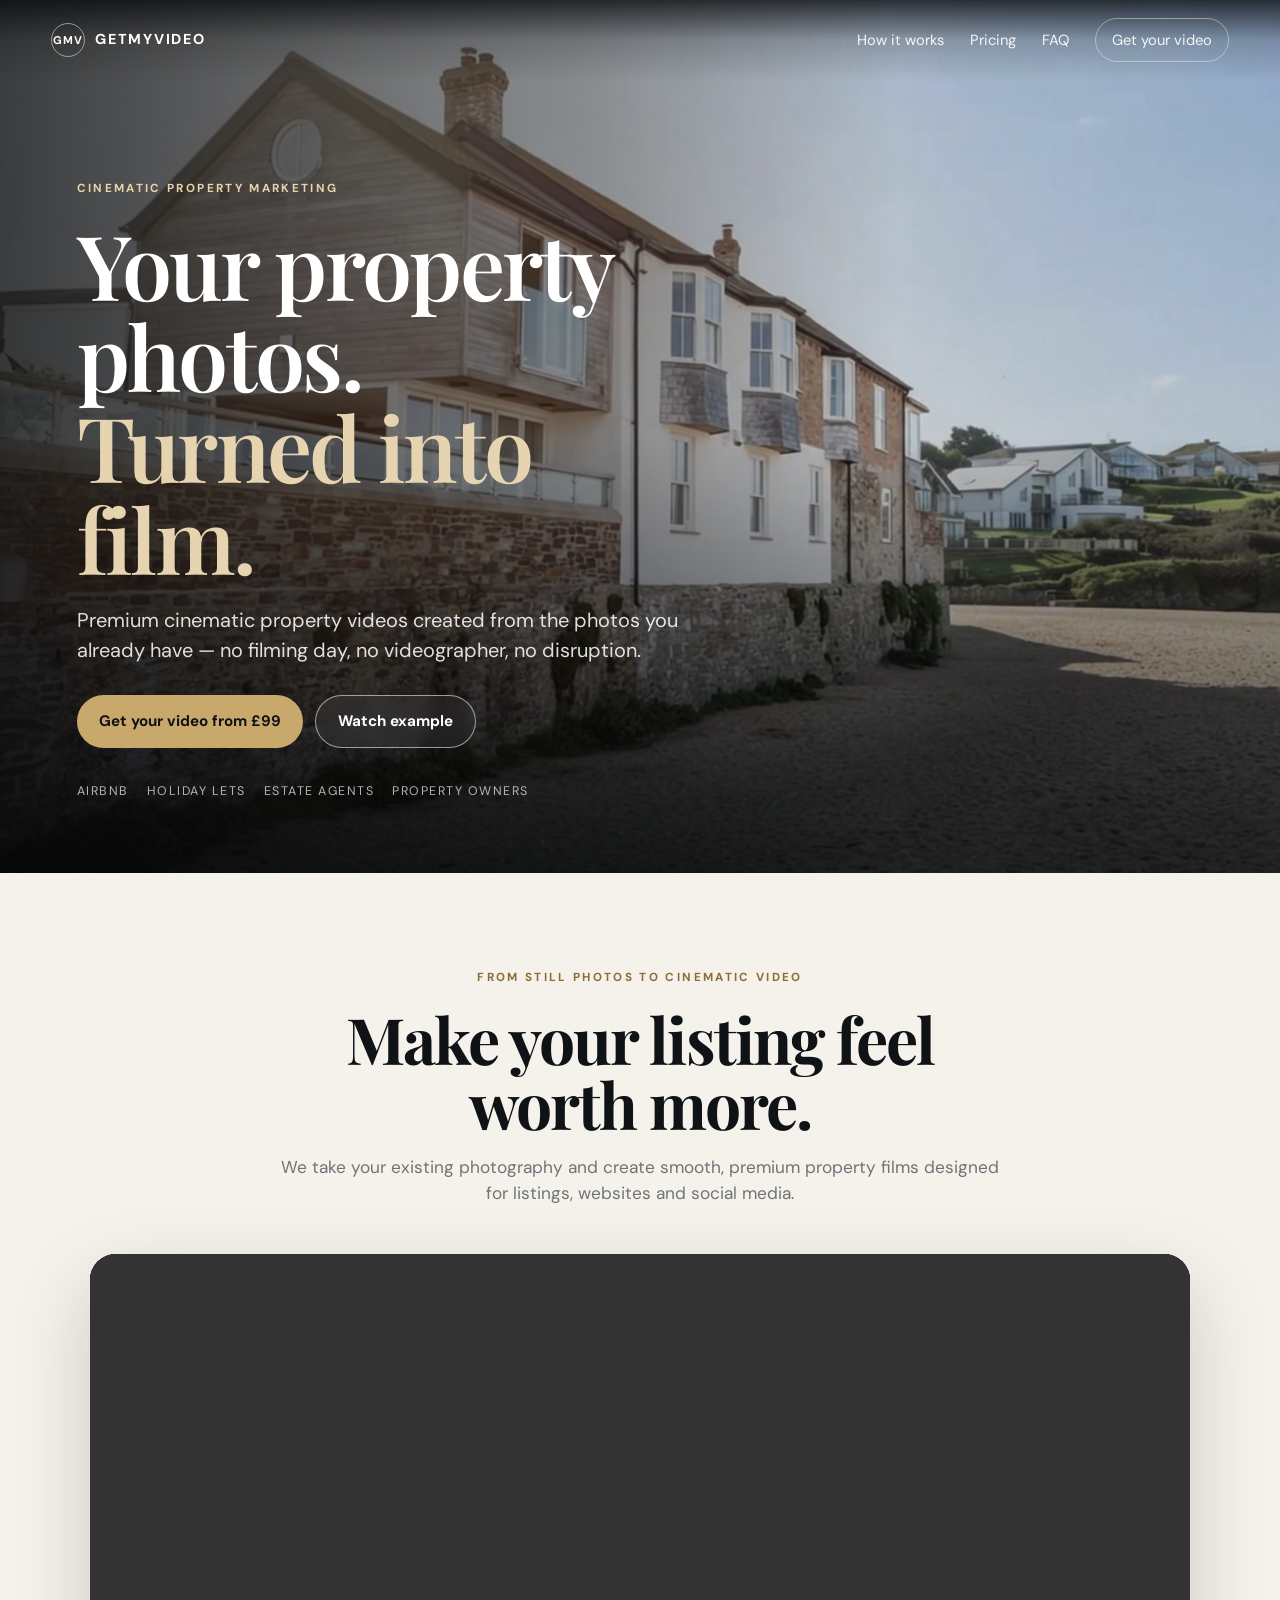
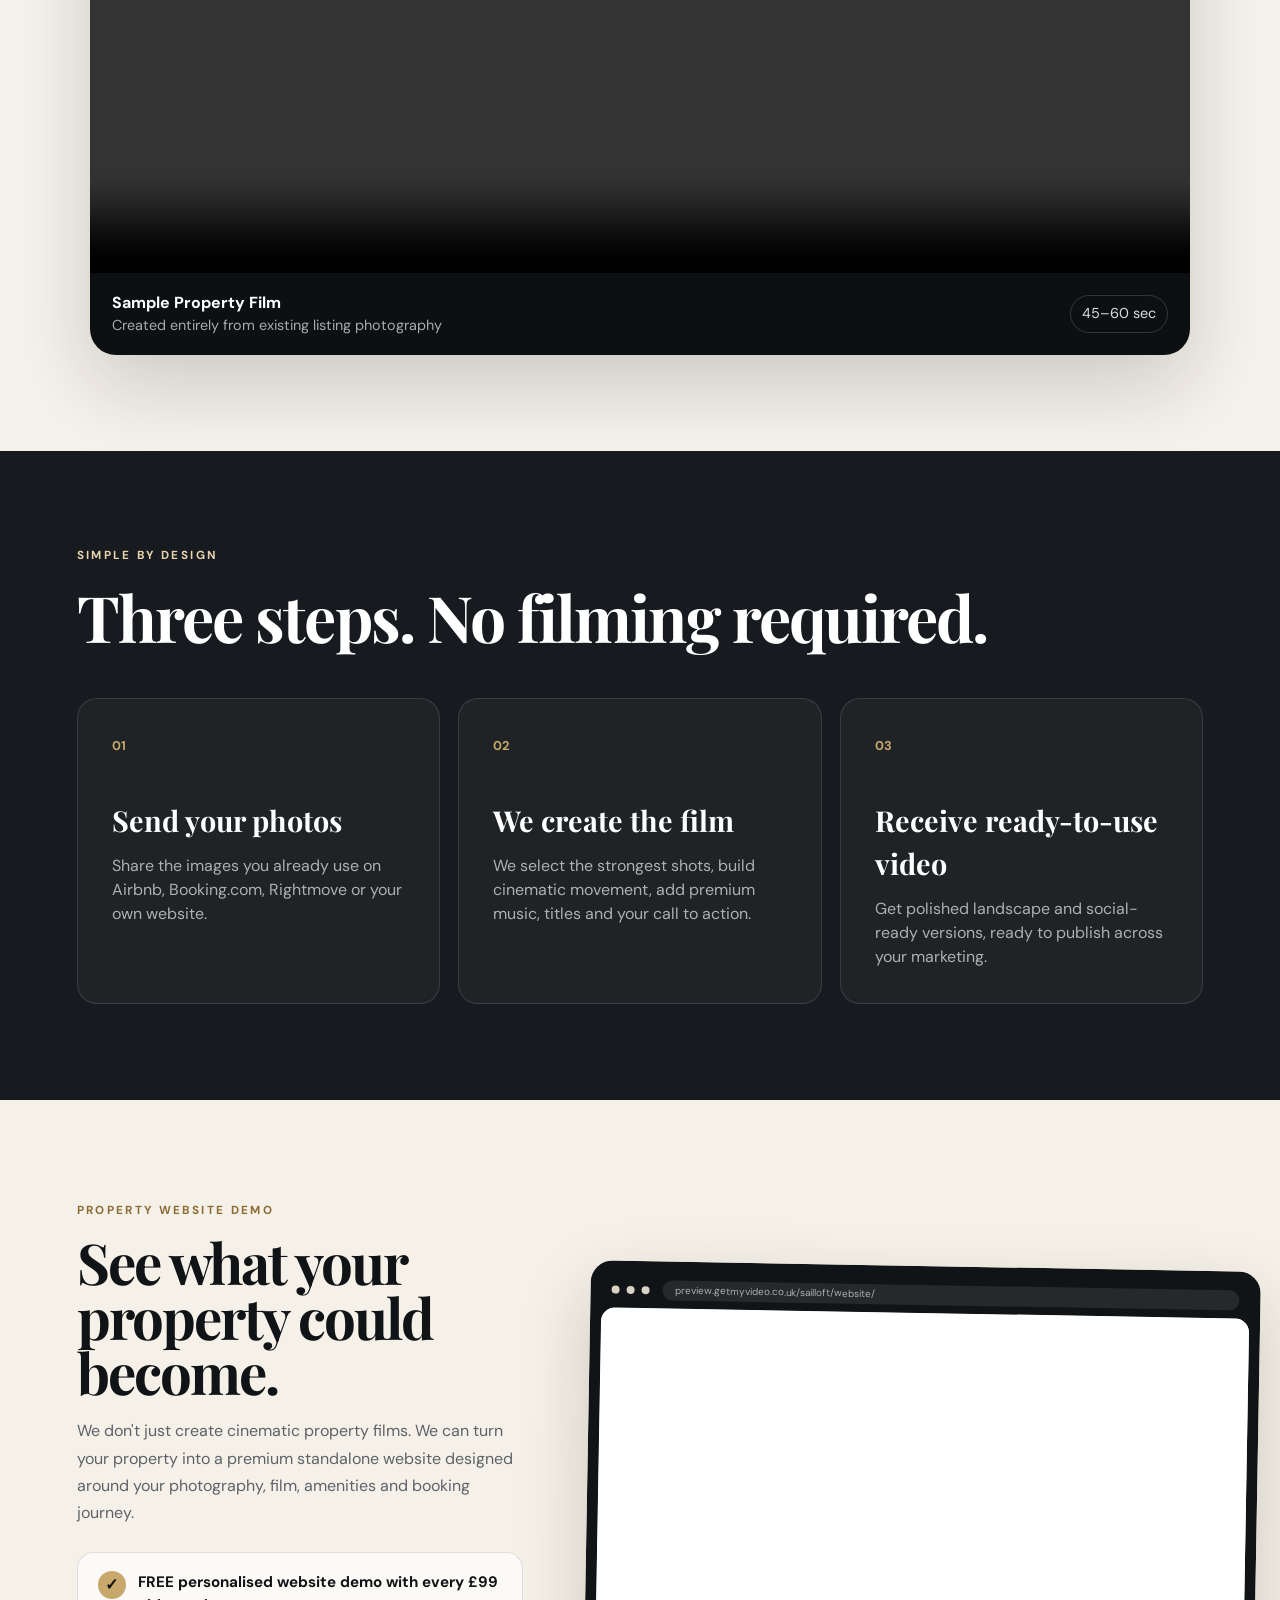
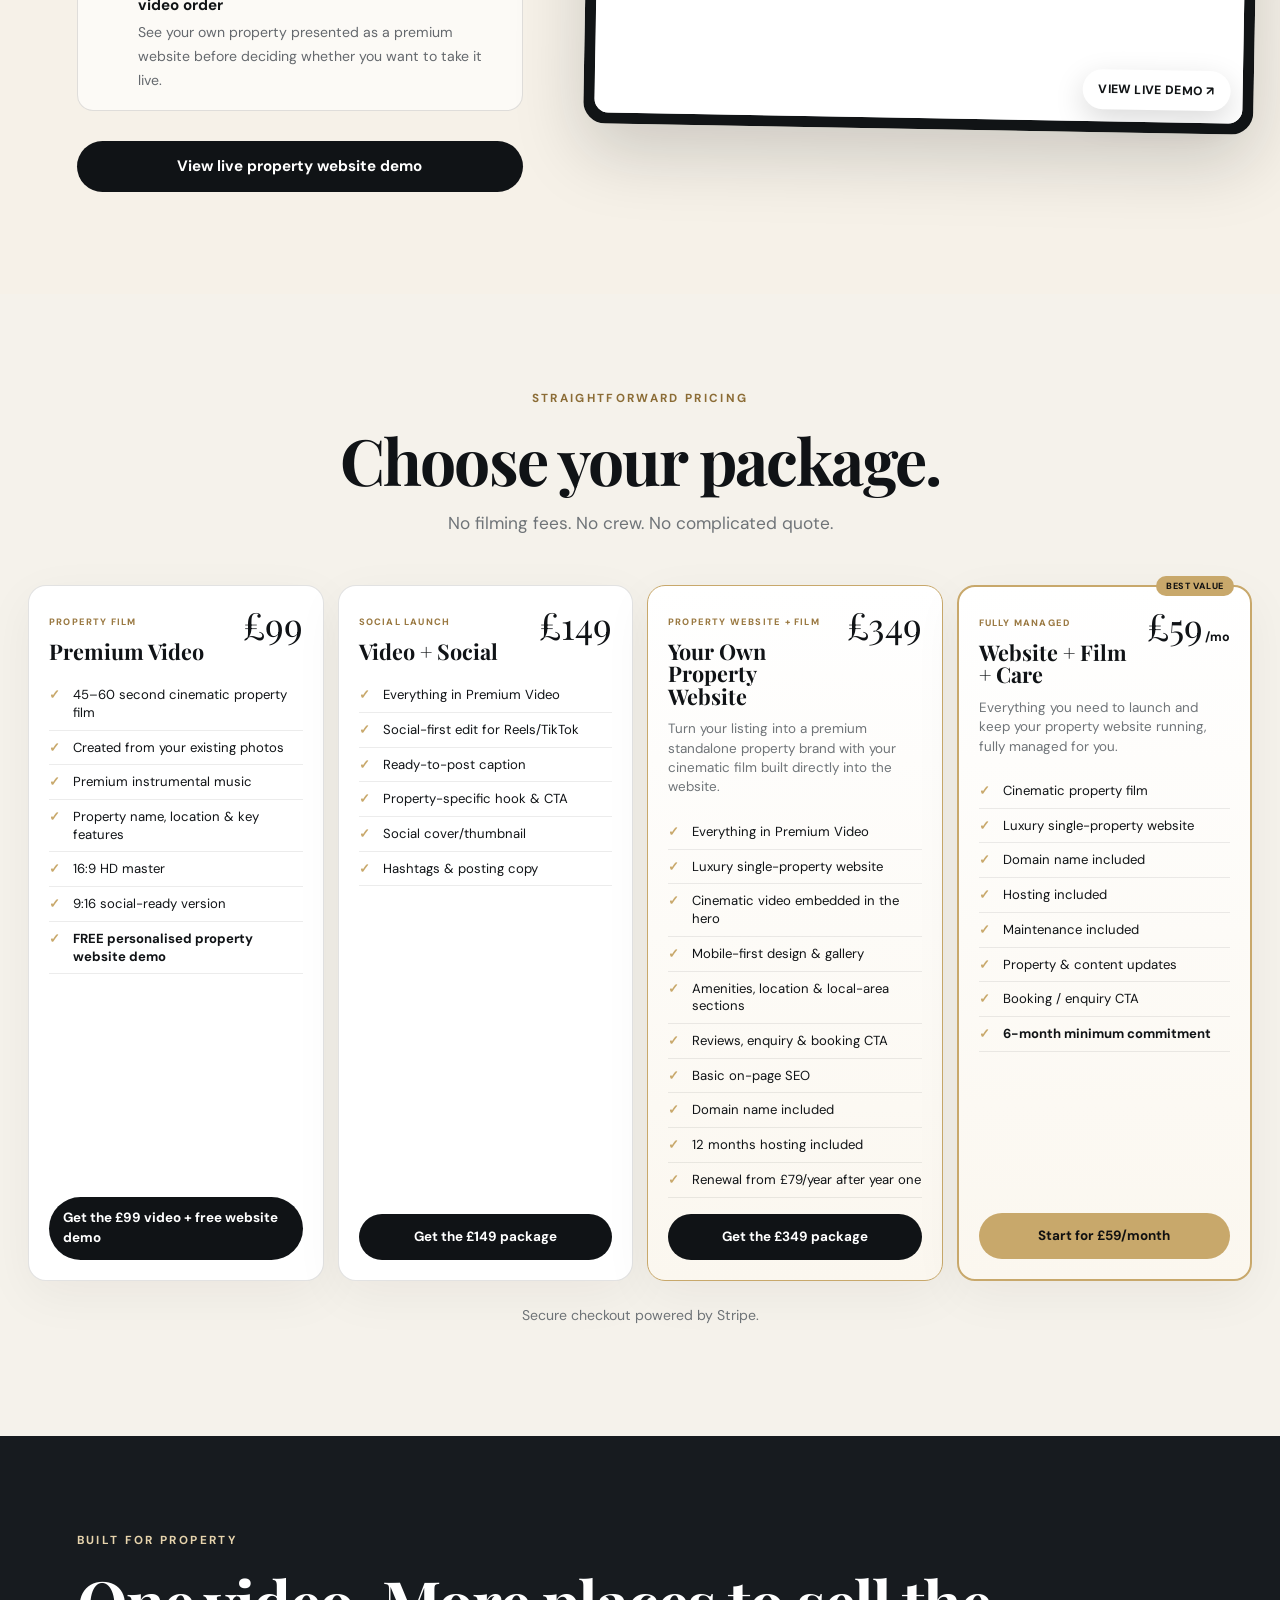
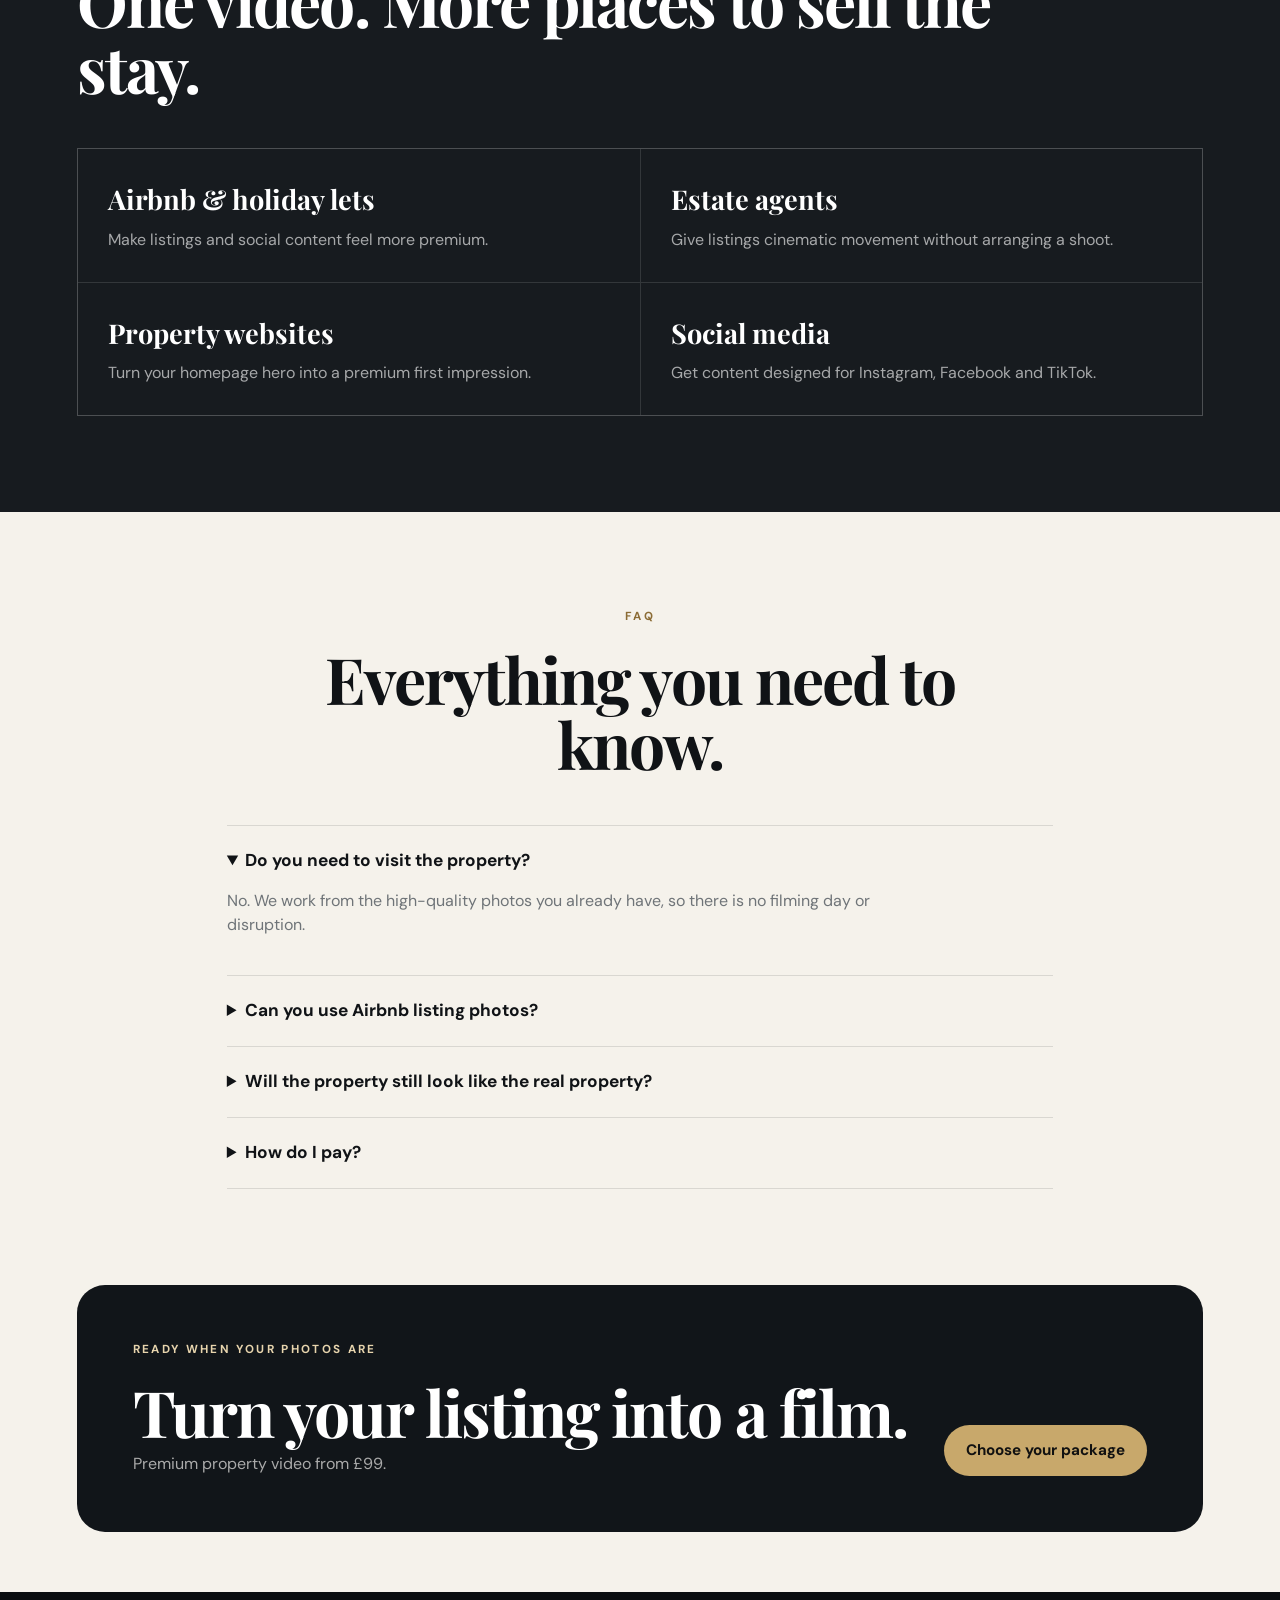
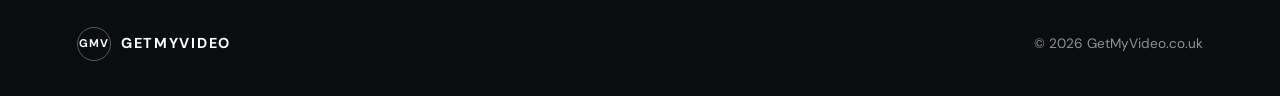
<file: index.html>
<!DOCTYPE html>
<html lang="en-GB">
<head>
  <meta charset="UTF-8" />
  <meta name="viewport" content="width=device-width, initial-scale=1.0" />
  <meta name="description" content="GetMyVideo turns your existing property photos into premium cinematic property films for Airbnb, holiday lets and estate agents." />
  <title>GetMyVideo — Cinematic Property Films From Your Photos</title>
  <link rel="preconnect" href="https://fonts.googleapis.com">
  <link rel="preconnect" href="https://fonts.gstatic.com" crossorigin>
  <link href="https://fonts.googleapis.com/css2?family=DM+Sans:wght@400;500;600;700&family=Playfair+Display:wght@600;700&display=swap" rel="stylesheet">
  <link rel="stylesheet" href="styles.css" />


  <style>
    /* GetMyVideo compact four-package pricing layout */
    #pricing{padding-left:0!important;padding-right:0!important}
    #pricing .pricing-grid{
      display:grid!important;
      grid-template-columns:repeat(4,minmax(0,1fr))!important;
      gap:14px!important;
      width:min(1380px,calc(100vw - 56px))!important;
      max-width:none!important;
      margin:0 auto!important;
      transform:none!important;
      align-items:stretch!important;
    }
    #pricing .price-card{
      min-width:0!important;
      width:auto!important;
      height:auto!important;
      min-height:0!important;
      display:flex!important;
      flex-direction:column!important;
      padding:22px 20px 20px!important;
      border-radius:18px!important;
      transform:none!important;
      margin:0!important;
    }
    #pricing .price-top{
      display:grid!important;
      grid-template-columns:minmax(0,1fr) auto!important;
      gap:10px!important;
      align-items:start!important;
      margin-bottom:10px!important;
    }
    #pricing .plan-label{
      font-size:.58rem!important;
      letter-spacing:.13em!important;
      line-height:1.3!important;
    }
    #pricing .price-top h3{
      font-size:clamp(1.35rem,1.55vw,1.85rem)!important;
      line-height:1.04!important;
      margin:8px 0 0!important;
    }
    #pricing .price{
      font-size:clamp(2.3rem,2.75vw,3.2rem)!important;
      line-height:.92!important;
      white-space:nowrap!important;
    }
    #pricing .managed-price span{
      font-family:'DM Sans',sans-serif!important;
      font-size:.78rem!important;
      font-weight:700!important;
      margin-left:2px!important;
    }
    #pricing .plan-intro{
      font-size:.84rem!important;
      line-height:1.45!important;
      margin:2px 0 12px!important;
    }
    #pricing .price-card ul{
      flex:1!important;
      min-height:0!important;
      margin:6px 0 16px!important;
      padding-left:0!important;
      list-style:none!important;
    }
    #pricing .price-card li{
      position:relative!important;
      margin:0!important;
      padding:8px 0 8px 24px!important;
      border-bottom:1px solid rgba(16,19,22,.08)!important;
      font-size:.82rem!important;
      line-height:1.35!important;
    }
    #pricing .price-card li::before{
      content:"✓"!important;
      position:absolute!important;
      left:0!important;
      top:8px!important;
      color:#c8a86b!important;
      font-weight:800!important;
    }
    #pricing .price-card>.button{
      margin-top:auto!important;
      width:100%!important;
      min-height:46px!important;
      padding:11px 14px!important;
      font-size:.84rem!important;
    }
    #pricing .website-card,
    #pricing .managed-card{border-color:#c8a86b!important}
    #pricing .managed-card{
      position:relative!important;
      border:2px solid #c8a86b!important;
      background:linear-gradient(180deg,#fff,#fbf7ef)!important;
    }
    #pricing .managed-card .popular{
      position:absolute!important;
      top:-11px!important;
      right:16px!important;
      left:auto!important;
      width:auto!important;
      transform:none!important;
      background:#c8a86b!important;
      color:#111!important;
      border-radius:999px!important;
      padding:5px 10px!important;
      font-size:.56rem!important;
      font-weight:800!important;
      letter-spacing:.08em!important;
      line-height:1.2!important;
    }

    /* Tablet: 2 x 2, still compact */
    @media (max-width:1100px){
      #pricing .pricing-grid{
        grid-template-columns:repeat(2,minmax(0,1fr))!important;
        width:min(860px,calc(100vw - 36px))!important;
        gap:16px!important;
      }
      #pricing .price-card{padding:20px 18px!important}
    }

    /* Mobile: single column, but compact cards, not giant panels */
    @media (max-width:680px){
      #pricing .section-heading{padding:0 18px!important}
      #pricing .pricing-grid{
        grid-template-columns:1fr!important;
        width:calc(100vw - 28px)!important;
        gap:14px!important;
      }
      #pricing .price-card{
        padding:18px 16px 16px!important;
        border-radius:16px!important;
      }
      #pricing .price-top{
        grid-template-columns:minmax(0,1fr) auto!important;
        margin-bottom:8px!important;
      }
      #pricing .price-top h3{
        font-size:1.5rem!important;
        margin-top:5px!important;
      }
      #pricing .price{
        font-size:2.45rem!important;
      }
      #pricing .plan-intro{
        font-size:.8rem!important;
        margin-bottom:8px!important;
      }
      #pricing .price-card ul{
        display:grid!important;
        grid-template-columns:1fr 1fr!important;
        column-gap:14px!important;
        margin:4px 0 14px!important;
      }
      #pricing .price-card li{
        font-size:.76rem!important;
        padding:7px 0 7px 20px!important;
      }
      #pricing .price-card li::before{
        top:7px!important;
      }
      #pricing .price-card>.button{
        min-height:44px!important;
        font-size:.82rem!important;
      }
    }

    /* Very narrow phones: keep features readable */
    @media (max-width:430px){
      #pricing .price-card ul{grid-template-columns:1fr!important}
      #pricing .price-card li{font-size:.78rem!important}
    }

    /* Live property website showcase */
    .website-demo-section{
      padding-top:clamp(70px,8vw,120px);
      padding-bottom:clamp(70px,8vw,120px);
      background:#f6f1e8;
      overflow:hidden;
    }
    .website-demo-wrap{
      width:min(1180px,calc(100vw - 40px));
      margin:0 auto;
      display:grid;
      grid-template-columns:minmax(0,.9fr) minmax(0,1.35fr);
      gap:clamp(34px,5vw,72px);
      align-items:center;
    }
    .website-demo-copy .eyebrow{margin-bottom:14px}
    .website-demo-copy h2{
      margin:0 0 18px;
      font-family:'Playfair Display',serif;
      font-size:clamp(2.3rem,4.4vw,4.8rem);
      line-height:.98;
      letter-spacing:-.035em;
      color:#111416;
    }
    .website-demo-copy p{
      margin:0 0 24px;
      max-width:560px;
      font-size:clamp(1rem,1.2vw,1.13rem);
      line-height:1.7;
      color:#5d6268;
    }
    .website-demo-free{
      display:flex;
      gap:12px;
      align-items:flex-start;
      margin:26px 0 30px;
      padding:18px 20px;
      border:1px solid rgba(17,20,22,.12);
      border-radius:16px;
      background:rgba(255,255,255,.62);
    }
    .website-demo-free strong{
      display:block;
      margin-bottom:3px;
      color:#111416;
      font-size:.95rem;
    }
    .website-demo-free span{
      color:#64686d;
      font-size:.88rem;
      line-height:1.5;
    }
    .website-demo-check{
      width:28px;height:28px;min-width:28px;
      display:grid;place-items:center;
      border-radius:999px;
      background:#c8a86b;
      color:#111;
      font-weight:900;
    }
    .website-browser{
      position:relative;
      border:1px solid rgba(17,20,22,.12);
      border-radius:22px;
      background:#111416;
      padding:10px;
      box-shadow:0 28px 70px rgba(17,20,22,.18);
      transform:rotate(1deg);
    }
    .website-browser-bar{
      height:36px;
      display:flex;
      align-items:center;
      gap:7px;
      padding:0 10px;
    }
    .website-browser-bar i{
      width:8px;height:8px;border-radius:50%;
      display:block;background:#d9d2c5;
    }
    .website-browser-url{
      margin-left:6px;
      height:20px;
      flex:1;
      border-radius:999px;
      background:rgba(255,255,255,.09);
      color:rgba(255,255,255,.62);
      font-size:.62rem;
      display:flex;
      align-items:center;
      padding:0 12px;
      overflow:hidden;
      white-space:nowrap;
    }
    .website-browser-screen{
      position:relative;
      aspect-ratio:16/10;
      overflow:hidden;
      border-radius:14px;
      background:#eee;
    }
    .website-browser-screen iframe{
      position:absolute;
      inset:0;
      width:1440px;
      height:900px;
      border:0;
      transform:scale(.54);
      transform-origin:top left;
      pointer-events:none;
      background:#fff;
    }
    .website-demo-hit{
      position:absolute;
      inset:0;
      z-index:4;
      border-radius:22px;
    }
    .website-demo-badge{
      position:absolute;
      right:22px;
      bottom:22px;
      z-index:5;
      background:#fff;
      color:#111416;
      border-radius:999px;
      padding:11px 16px;
      font-size:.76rem;
      font-weight:800;
      letter-spacing:.03em;
      box-shadow:0 10px 30px rgba(0,0,0,.15);
      pointer-events:none;
    }
    @media (max-width:900px){
      .website-demo-wrap{grid-template-columns:1fr}
      .website-demo-copy{text-align:center}
      .website-demo-copy p{margin-left:auto;margin-right:auto}
      .website-demo-free{max-width:620px;margin-left:auto;margin-right:auto;text-align:left}
      .website-browser{transform:none}
    }
    @media (max-width:600px){
      .website-demo-wrap{width:calc(100vw - 28px)}
      .website-browser{padding:7px;border-radius:17px}
      .website-browser-screen{border-radius:11px;aspect-ratio:4/3}
      .website-browser-screen iframe{
        width:1180px;height:885px;
        transform:scale(.39);
      }
      .website-demo-badge{right:14px;bottom:14px;padding:9px 12px;font-size:.68rem}
    }

  </style>


</head>
<body>
  <header class="site-header">
    <a class="brand" href="#top" aria-label="GetMyVideo home">
      <span class="brand-mark">GMV</span>
      <span class="brand-word">GETMYVIDEO</span>
    </a>
    <nav class="nav">
      <a href="#how">How it works</a>
      <a href="#pricing">Pricing</a>
      <a href="#faq">FAQ</a>
      <a class="nav-cta" href="#pricing">Get your video</a>
    </nav>
  </header>

  <main id="top">
    <section class="hero">
      <video class="hero-video" autoplay muted loop playsinline preload="auto" poster="assets/hero-poster.jpg">
        <source src="assets/hero-property-loop.mp4" type="video/mp4" />
      </video>
      <div class="hero-overlay"></div>
      <div class="hero-content">
        <div class="eyebrow">CINEMATIC PROPERTY MARKETING</div>
        <h1>Your property photos.<br><span>Turned into film.</span></h1>
        <p>Premium cinematic property videos created from the photos you already have — no filming day, no videographer, no disruption.</p>
        <div class="hero-actions">
          <a class="button button-primary" href="#pricing">Get your video from £99</a>
          <a class="button button-ghost" href="#showcase">Watch example</a>
        </div>
        <div class="hero-proof">
          <span>Airbnb</span><span>Holiday lets</span><span>Estate agents</span><span>Property owners</span>
        </div>
      </div>
    </section>

    <section class="section intro" id="showcase">
      <div class="section-heading narrow">
        <div class="eyebrow dark">FROM STILL PHOTOS TO CINEMATIC VIDEO</div>
        <h2>Make your listing feel worth more.</h2>
        <p>We take your existing photography and create smooth, premium property films designed for listings, websites and social media.</p>
      </div>
      <div class="video-card">
        <video controls playsinline preload="metadata">
          <source src="assets/sample-property-film.mp4" type="video/mp4" />
        </video>
        <div class="video-meta">
          <div>
            <strong>Sample Property Film</strong>
            <span>Created entirely from existing listing photography</span>
          </div>
          <span class="pill">45–60 sec</span>
        </div>
      </div>
    </section>

    <section class="section dark-section" id="how">
      <div class="section-heading light">
        <div class="eyebrow">SIMPLE BY DESIGN</div>
        <h2>Three steps. No filming required.</h2>
      </div>
      <div class="steps">
        <article class="step-card">
          <span>01</span>
          <h3>Send your photos</h3>
          <p>Share the images you already use on Airbnb, Booking.com, Rightmove or your own website.</p>
        </article>
        <article class="step-card">
          <span>02</span>
          <h3>We create the film</h3>
          <p>We select the strongest shots, build cinematic movement, add premium music, titles and your call to action.</p>
        </article>
        <article class="step-card">
          <span>03</span>
          <h3>Receive ready-to-use video</h3>
          <p>Get polished landscape and social-ready versions, ready to publish across your marketing.</p>
        </article>
      </div>
    </section>


    <section class="section website-demo-section" id="website-demo">
      <div class="website-demo-wrap">
        <div class="website-demo-copy">
          <div class="eyebrow dark">PROPERTY WEBSITE DEMO</div>
          <h2>See what your property could become.</h2>
          <p>We don't just create cinematic property films. We can turn your property into a premium standalone website designed around your photography, film, amenities and booking journey.</p>

          <div class="website-demo-free">
            <div class="website-demo-check">✓</div>
            <div>
              <strong>FREE personalised website demo with every £99 video order</strong>
              <span>See your own property presented as a premium website before deciding whether you want to take it live.</span>
            </div>
          </div>

          <a class="button button-dark" href="https://preview.getmyvideo.co.uk/sailloft/website/" target="_blank" rel="noopener">
            View live property website demo
          </a>
        </div>

        <div class="website-browser" aria-label="Preview of a GetMyVideo property website">
          <div class="website-browser-bar">
            <i></i><i></i><i></i>
            <div class="website-browser-url">preview.getmyvideo.co.uk/sailloft/website/</div>
          </div>
          <div class="website-browser-screen">
            <iframe
              src="https://preview.getmyvideo.co.uk/sailloft/website/"
              title="Sail Loft property website demo"
              loading="lazy"
              tabindex="-1"
              aria-hidden="true"></iframe>
          </div>
          <a class="website-demo-hit" href="https://preview.getmyvideo.co.uk/sailloft/website/" target="_blank" rel="noopener" aria-label="Open the live GetMyVideo property website demo"></a>
          <div class="website-demo-badge">VIEW LIVE DEMO ↗</div>
        </div>
      </div>
    </section>

    <section class="section" id="pricing">
      <div class="section-heading narrow">
        <div class="eyebrow dark">STRAIGHTFORWARD PRICING</div>
        <h2>Choose your package.</h2>
        <p>No filming fees. No crew. No complicated quote.</p>
      </div>

      <div class="pricing-grid">
        <article class="price-card">
          <div class="price-top">
            <div>
              <span class="plan-label">PROPERTY FILM</span>
              <h3>Premium Video</h3>
            </div>
            <div class="price">£99</div>
          </div>
          <ul>
            <li>45–60 second cinematic property film</li>
            <li>Created from your existing photos</li>
            <li>Premium instrumental music</li>
            <li>Property name, location &amp; key features</li>
            <li>16:9 HD master</li>
            <li>9:16 social-ready version</li>
            <li><strong>FREE personalised property website demo</strong></li>
          </ul>
          <a class="button button-dark" href="https://buy.stripe.com/bJebJ2bcY2V539HcjIf3a07">Get the £99 video + free website demo</a>
        </article>

        <article class="price-card">
          <div class="price-top">
            <div>
              <span class="plan-label">SOCIAL LAUNCH</span>
              <h3>Video + Social</h3>
            </div>
            <div class="price">£149</div>
          </div>
          <ul>
            <li>Everything in Premium Video</li>
            <li>Social-first edit for Reels/TikTok</li>
            <li>Ready-to-post caption</li>
            <li>Property-specific hook &amp; CTA</li>
            <li>Social cover/thumbnail</li>
            <li>Hashtags &amp; posting copy</li>
          </ul>
          <a class="button button-dark" href="https://buy.stripe.com/5kQ9AU6WIanxdOl2J8f3a08">Get the £149 package</a>
        </article>

        <article class="price-card website-card">
          <div class="price-top">
            <div>
              <span class="plan-label">PROPERTY WEBSITE + FILM</span>
              <h3>Your Own Property Website</h3>
            </div>
            <div class="price">£349</div>
          </div>
          <p class="plan-intro">Turn your listing into a premium standalone property brand with your cinematic film built directly into the website.</p>
          <ul>
            <li>Everything in Premium Video</li>
            <li>Luxury single-property website</li>
            <li>Cinematic video embedded in the hero</li>
            <li>Mobile-first design &amp; gallery</li>
            <li>Amenities, location &amp; local-area sections</li>
            <li>Reviews, enquiry &amp; booking CTA</li>
            <li>Basic on-page SEO</li>
            <li>Domain name included</li>
            <li>12 months hosting included</li>
            <li>Renewal from £79/year after year one</li>
          </ul>
          <a class="button button-dark" href="https://buy.stripe.com/aFabJ2ftecvF25DbfEf3a09">Get the £349 package</a>
        </article>

        <article class="price-card managed-card">
          <div class="popular">BEST VALUE</div>
          <div class="price-top">
            <div>
              <span class="plan-label">FULLY MANAGED</span>
              <h3>Website + Film + Care</h3>
            </div>
            <div class="price managed-price">£59<span>/mo</span></div>
          </div>
          <p class="plan-intro">Everything you need to launch and keep your property website running, fully managed for you.</p>
          <ul>
            <li>Cinematic property film</li>
            <li>Luxury single-property website</li>
            <li>Domain name included</li>
            <li>Hosting included</li>
            <li>Maintenance included</li>
            <li>Property &amp; content updates</li>
            <li>Booking / enquiry CTA</li>
            <li><strong>6-month minimum commitment</strong></li>
          </ul>
          <a class="button button-primary" href="https://buy.stripe.com/cNi14o0ykdzJdOlbfEf3a0a">Start for £59/month</a>
        </article>
      </div>
      <p class="checkout-note">Secure checkout powered by Stripe.</p>
    </section>

    <section class="section use-cases">
      <div class="section-heading light">
        <div class="eyebrow">BUILT FOR PROPERTY</div>
        <h2>One video. More places to sell the stay.</h2>
      </div>
      <div class="use-grid">
        <div class="use"><strong>Airbnb & holiday lets</strong><span>Make listings and social content feel more premium.</span></div>
        <div class="use"><strong>Estate agents</strong><span>Give listings cinematic movement without arranging a shoot.</span></div>
        <div class="use"><strong>Property websites</strong><span>Turn your homepage hero into a premium first impression.</span></div>
        <div class="use"><strong>Social media</strong><span>Get content designed for Instagram, Facebook and TikTok.</span></div>
      </div>
    </section>

    <section class="section faq" id="faq">
      <div class="section-heading narrow">
        <div class="eyebrow dark">FAQ</div>
        <h2>Everything you need to know.</h2>
      </div>
      <details open>
        <summary>Do you need to visit the property?</summary>
        <p>No. We work from the high-quality photos you already have, so there is no filming day or disruption.</p>
      </details>
      <details>
        <summary>Can you use Airbnb listing photos?</summary>
        <p>Yes, provided you own the photos or have permission to use them for marketing.</p>
      </details>
      <details>
        <summary>Will the property still look like the real property?</summary>
        <p>That is the priority. We use restrained cinematic movement and quality control to preserve the architecture, furnishings and overall look of the original images.</p>
      </details>
      <details>
        <summary>How do I pay?</summary>
        <p>Checkout is handled securely through Stripe. Choose your package and you'll be taken straight to secure Stripe Checkout.</p>
      </details>
    </section>

    <section class="final-cta">
      <div>
        <div class="eyebrow">READY WHEN YOUR PHOTOS ARE</div>
        <h2>Turn your listing into a film.</h2>
        <p>Premium property video from £99.</p>
      </div>
      <a class="button button-primary" href="#pricing">Choose your package</a>
    </section>
  </main>

  <footer>
    <a class="brand footer-brand" href="#top"><span class="brand-mark">GMV</span><span class="brand-word">GETMYVIDEO</span></a>
    <p>© <span id="year"></span> GetMyVideo.co.uk</p>
  </footer>

  <div class="modal" id="stripeModal" aria-hidden="true">
    <div class="modal-backdrop" data-close></div>
    <div class="modal-card" role="dialog" aria-modal="true" aria-labelledby="modalTitle">
      <button class="modal-close" data-close aria-label="Close">×</button>
      <span class="plan-label">STRIPE PLACEHOLDER</span>
      <h3 id="modalTitle">Checkout coming next</h3>
      <p id="modalPackage"></p>
      <p>Replace the placeholder link in <code>script.js</code> with your Stripe Payment Link and this button will send customers straight to secure Stripe Checkout.</p>
      <button class="button button-dark" data-close>Close</button>
    </div>
  </div>

  <script src="script.js"></script>
</body>
</html>
</file>
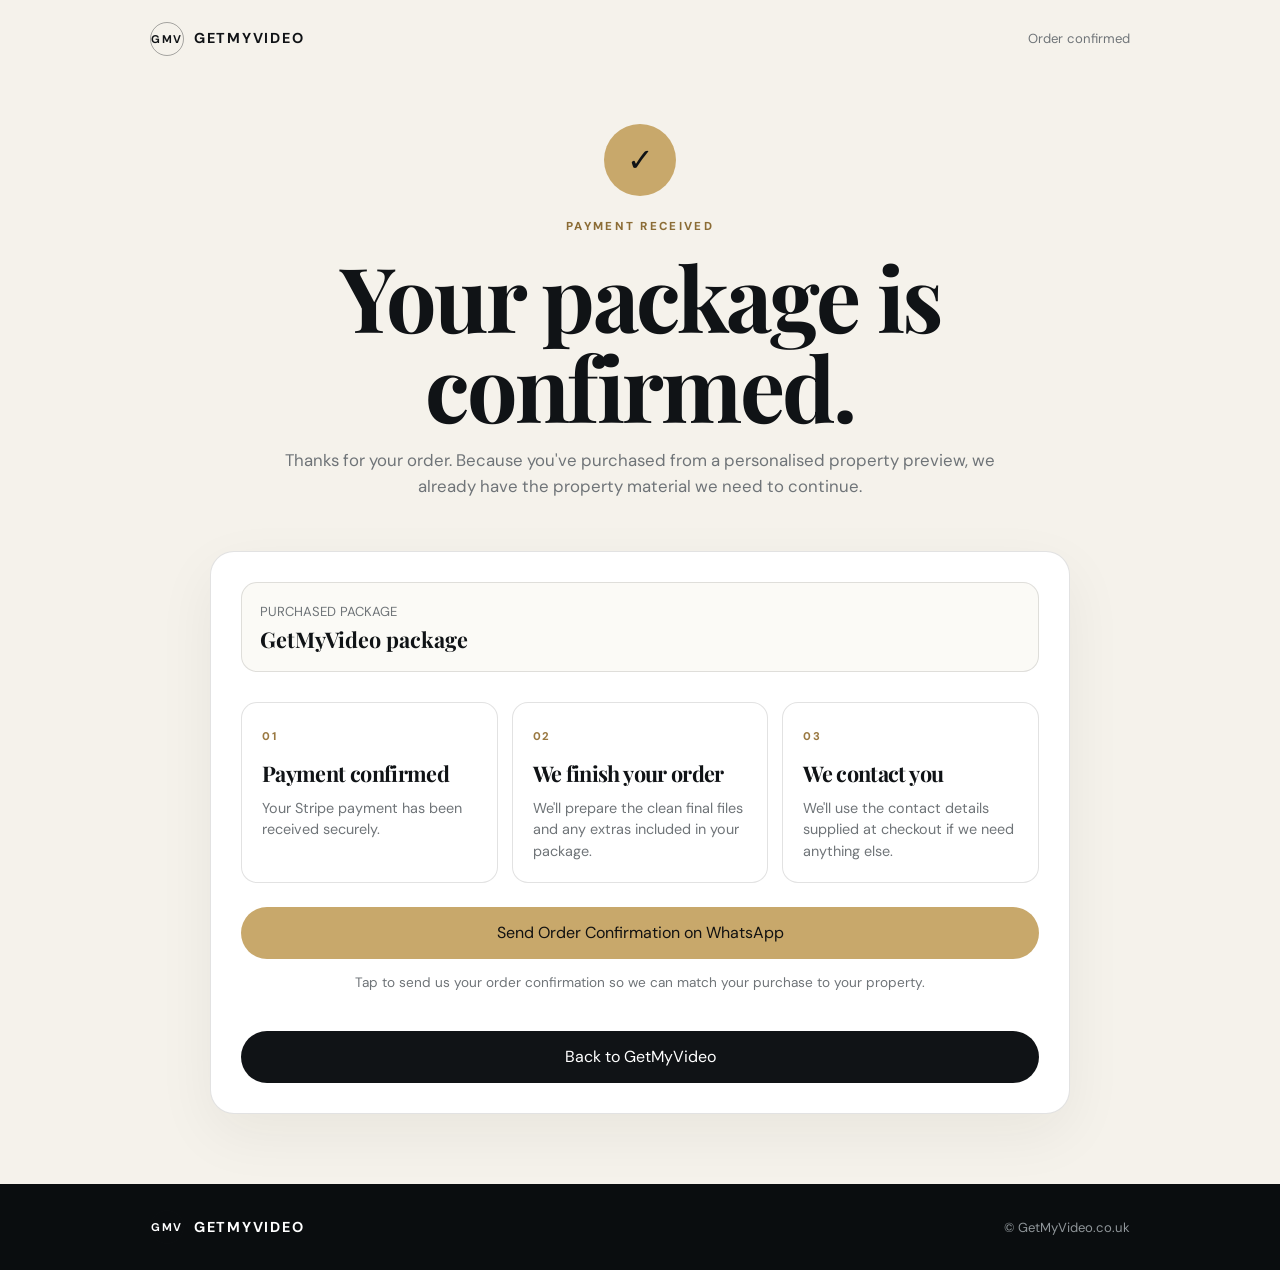
<file: order-confirmed/index.html>
<!DOCTYPE html>
<html lang="en-GB">
<head>
  <meta charset="UTF-8">
  <meta name="viewport" content="width=device-width,initial-scale=1.0">
  <meta name="robots" content="noindex,nofollow">
  <title>Order Confirmed — GetMyVideo</title>
  <link rel="preconnect" href="https://fonts.googleapis.com">
  <link rel="preconnect" href="https://fonts.gstatic.com" crossorigin>
  <link href="https://fonts.googleapis.com/css2?family=DM+Sans:wght@400;500;600;700&family=Playfair+Display:wght@600;700&display=swap" rel="stylesheet">
  <style>
:root{
  --ink:#101316;
  --charcoal:#171b1f;
  --paper:#f5f2eb;
  --white:#fff;
  --muted:#6f7478;
  --gold:#c8a86b;
  --line:rgba(16,19,22,.12);
}
*{box-sizing:border-box}
html{scroll-behavior:smooth}
body{margin:0;font-family:'DM Sans',sans-serif;background:var(--paper);color:var(--ink);line-height:1.5}
a{text-decoration:none;color:inherit}
.wrap{width:min(980px,calc(100% - 32px));margin:auto}
header{display:flex;align-items:center;justify-content:space-between;padding:22px 0}
.brand{display:flex;align-items:center;gap:10px;font-weight:700;letter-spacing:.12em;font-size:.9rem}
.brand-mark{display:grid;place-items:center;width:34px;height:34px;border:1px solid rgba(16,19,22,.35);border-radius:50%;font-size:.7rem}
.small{font-size:.82rem;color:var(--muted)}
.hero{padding:46px 0 20px;text-align:center}
.eyebrow{font-size:.72rem;font-weight:800;letter-spacing:.2em;color:#8b6c35;margin-bottom:16px}
h1,h2,h3{font-family:'Playfair Display',serif;letter-spacing:-.03em}
h1{font-size:clamp(2.8rem,7vw,5.8rem);line-height:1;margin:0 0 18px}
.hero p{max-width:720px;margin:0 auto;color:var(--muted);font-size:1.05rem}
.card{background:#fff;border:1px solid var(--line);border-radius:24px;padding:30px;box-shadow:0 20px 60px rgba(32,27,17,.06)}
.panel{max-width:860px;margin:32px auto 70px}
.package-box{display:flex;justify-content:space-between;align-items:center;gap:16px;padding:16px 18px;border:1px solid var(--line);border-radius:16px;background:#fbfaf6;margin-bottom:24px}
.package-box strong{font-family:'Playfair Display',serif;font-size:1.35rem}
.package-price{font-family:'Playfair Display',serif;font-size:2rem}
label{display:block;font-weight:700;font-size:.9rem;margin:18px 0 8px}
input,textarea,select{width:100%;border:1px solid #d8d2c8;background:#fff;border-radius:12px;padding:13px 14px;font:inherit;color:var(--ink)}
textarea{min-height:120px;resize:vertical}
.grid-2{display:grid;grid-template-columns:1fr 1fr;gap:16px}
.button{display:inline-flex;align-items:center;justify-content:center;border:0;border-radius:999px;padding:14px 22px;font-weight:800;cursor:pointer;font:inherit}
.button-primary{background:var(--gold);color:#111}
.button-dark{background:var(--ink);color:#fff}
.button-wide{width:100%;margin-top:24px}
.note{font-size:.85rem;color:var(--muted);margin-top:14px}
.success-icon{width:72px;height:72px;border-radius:50%;display:grid;place-items:center;background:var(--gold);font-size:2rem;margin:0 auto 22px}
.steps{display:grid;grid-template-columns:repeat(3,1fr);gap:14px;margin-top:30px}
.step{border:1px solid var(--line);border-radius:16px;padding:20px;background:#fff}
.step span{font-size:.7rem;font-weight:800;letter-spacing:.16em;color:#9a7942}
.step h3{font-size:1.35rem;margin:10px 0 8px}
.step p{margin:0;color:var(--muted);font-size:.9rem}
.footer{background:#0a0d0f;color:#fff;padding:26px 0;margin-top:40px}
.footer .wrap{display:flex;justify-content:space-between;gap:20px;align-items:center}
.footer .small{color:#90969a}
.package-extra{display:none}
.package-extra.show{display:block}
@media(max-width:700px){
  .grid-2,.steps{grid-template-columns:1fr}
  .package-box{align-items:flex-start;flex-direction:column}
  .hero{padding-top:28px}
  .card{padding:22px}
  .footer .wrap{flex-direction:column;align-items:flex-start}
}
</style>
</head>
<body>
  <header class="wrap">
    <a class="brand" href="https://getmyvideo.co.uk">
      <span class="brand-mark">GMV</span><span>GETMYVIDEO</span>
    </a>
    <span class="small">Order confirmed</span>
  </header>

  <main>
    <section class="hero wrap">
      <div class="success-icon">✓</div>
      <div class="eyebrow">PAYMENT RECEIVED</div>
      <h1>Your package is confirmed.</h1>
      <p>Thanks for your order. Because you've purchased from a personalised property preview, we already have the property material we need to continue.</p>
    </section>

    <section class="panel wrap">
      <div class="card">
        <div class="package-box">
          <div>
            <span class="small">PURCHASED PACKAGE</span><br>
            <strong id="packageName">GetMyVideo package</strong>
          </div>
          <div class="package-price" id="packagePrice"></div>
        </div>

        <div class="steps">
          <div class="step">
            <span>01</span>
            <h3>Payment confirmed</h3>
            <p>Your Stripe payment has been received securely.</p>
          </div>
          <div class="step">
            <span>02</span>
            <h3>We finish your order</h3>
            <p>We'll prepare the clean final files and any extras included in your package.</p>
          </div>
          <div class="step">
            <span>03</span>
            <h3>We contact you</h3>
            <p>We'll use the contact details supplied at checkout if we need anything else.</p>
          </div>
        </div>

        <div id="websiteMessage" class="package-extra" style="margin-top:24px;padding:18px;border-radius:14px;background:#fbf7ef;border:1px solid #e5d5b5">
          <strong>Website package purchased</strong>
          <p style="margin:6px 0 0;color:var(--muted)">We'll contact you to confirm your preferred domain name, booking link and any final website details before launch.</p>
        </div>

        <a class="button button-primary button-wide" id="whatsappConfirm" href="#">Send Order Confirmation on WhatsApp</a>
        <p class="note" style="text-align:center">Tap to send us your order confirmation so we can match your purchase to your property.</p>
        <a class="button button-dark button-wide" href="https://getmyvideo.co.uk">Back to GetMyVideo</a>
      </div>
    </section>
  </main>

  <footer class="footer">
    <div class="wrap">
      <a class="brand" href="https://getmyvideo.co.uk"><span class="brand-mark">GMV</span><span>GETMYVIDEO</span></a>
      <span class="small">© GetMyVideo.co.uk</span>
    </div>
  </footer>

  <script>
    const params = new URLSearchParams(window.location.search);
    const p = params.get('package');
    const packages = {
      '99':  {name:'Premium Property Video', price:'£99'},
      '149': {name:'Video + Social Launch', price:'£149'},
      '349': {name:'Property Website + Film', price:'£349'}
    };
    const chosen = packages[p] || {name:'GetMyVideo package', price:''};
    document.getElementById('packageName').textContent = chosen.name;
    document.getElementById('packagePrice').textContent = chosen.price;
    if (p === '349') document.getElementById('websiteMessage').classList.add('show');

    const whatsappMessage = encodeURIComponent(
      'NEW GETMYVIDEO PREVIEW ORDER\n\n' +
      'Package: ' + chosen.name + (chosen.price ? ' - ' + chosen.price : '') + '\n' +
      'Payment completed via Stripe.\n' +
      'I purchased from my personalised property preview.'
    );
    document.getElementById('whatsappConfirm').href =
      'https://wa.me/447367856186?text=' + whatsappMessage;
  </script>
</body>
</html>
</file>
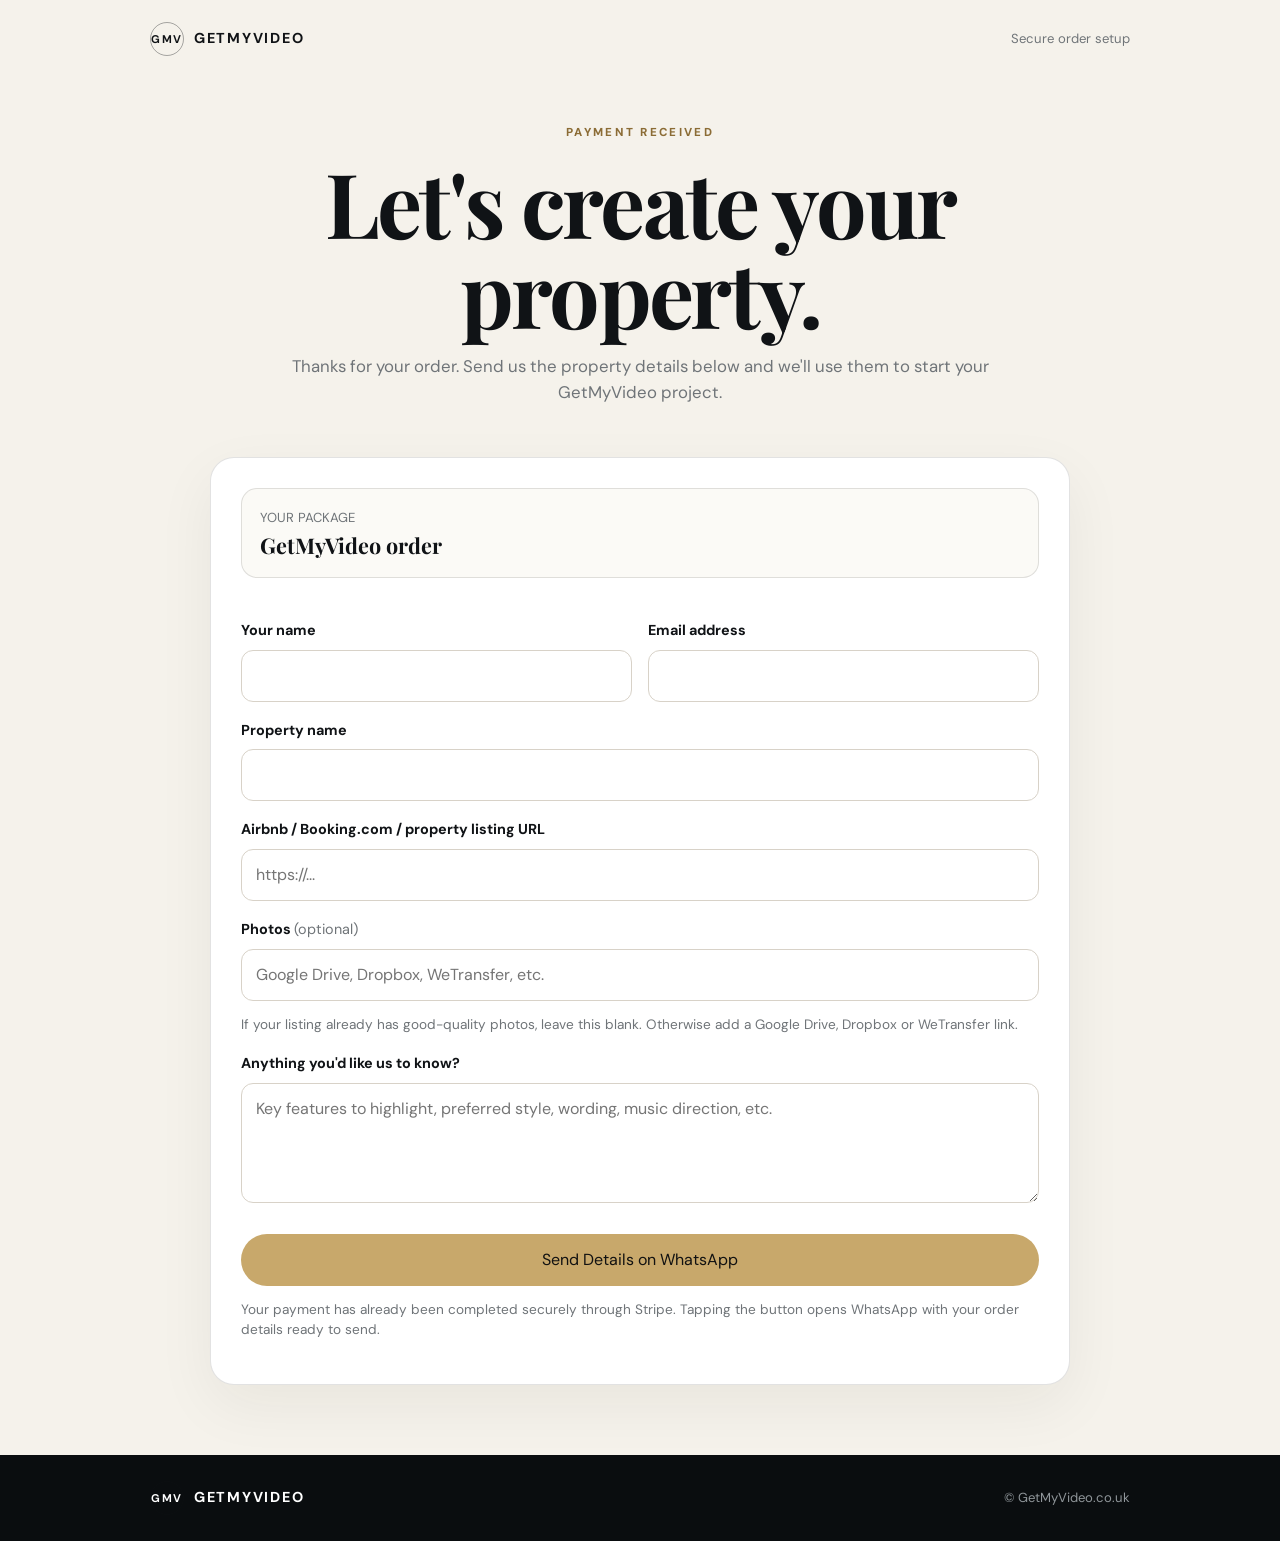
<file: start-order/index.html>
<!DOCTYPE html>
<html lang="en-GB">
<head>
  <meta charset="UTF-8">
  <meta name="viewport" content="width=device-width,initial-scale=1.0">
  <meta name="robots" content="noindex,nofollow">
  <title>Start Your GetMyVideo Order</title>
  <link rel="preconnect" href="https://fonts.googleapis.com">
  <link rel="preconnect" href="https://fonts.gstatic.com" crossorigin>
  <link href="https://fonts.googleapis.com/css2?family=DM+Sans:wght@400;500;600;700&family=Playfair+Display:wght@600;700&display=swap" rel="stylesheet">
  <style>
:root{
  --ink:#101316;
  --charcoal:#171b1f;
  --paper:#f5f2eb;
  --white:#fff;
  --muted:#6f7478;
  --gold:#c8a86b;
  --line:rgba(16,19,22,.12);
}
*{box-sizing:border-box}
html{scroll-behavior:smooth}
body{margin:0;font-family:'DM Sans',sans-serif;background:var(--paper);color:var(--ink);line-height:1.5}
a{text-decoration:none;color:inherit}
.wrap{width:min(980px,calc(100% - 32px));margin:auto}
header{display:flex;align-items:center;justify-content:space-between;padding:22px 0}
.brand{display:flex;align-items:center;gap:10px;font-weight:700;letter-spacing:.12em;font-size:.9rem}
.brand-mark{display:grid;place-items:center;width:34px;height:34px;border:1px solid rgba(16,19,22,.35);border-radius:50%;font-size:.7rem}
.small{font-size:.82rem;color:var(--muted)}
.hero{padding:46px 0 20px;text-align:center}
.eyebrow{font-size:.72rem;font-weight:800;letter-spacing:.2em;color:#8b6c35;margin-bottom:16px}
h1,h2,h3{font-family:'Playfair Display',serif;letter-spacing:-.03em}
h1{font-size:clamp(2.8rem,7vw,5.8rem);line-height:1;margin:0 0 18px}
.hero p{max-width:720px;margin:0 auto;color:var(--muted);font-size:1.05rem}
.card{background:#fff;border:1px solid var(--line);border-radius:24px;padding:30px;box-shadow:0 20px 60px rgba(32,27,17,.06)}
.panel{max-width:860px;margin:32px auto 70px}
.package-box{display:flex;justify-content:space-between;align-items:center;gap:16px;padding:16px 18px;border:1px solid var(--line);border-radius:16px;background:#fbfaf6;margin-bottom:24px}
.package-box strong{font-family:'Playfair Display',serif;font-size:1.35rem}
.package-price{font-family:'Playfair Display',serif;font-size:2rem}
label{display:block;font-weight:700;font-size:.9rem;margin:18px 0 8px}
input,textarea,select{width:100%;border:1px solid #d8d2c8;background:#fff;border-radius:12px;padding:13px 14px;font:inherit;color:var(--ink)}
textarea{min-height:120px;resize:vertical}
.grid-2{display:grid;grid-template-columns:1fr 1fr;gap:16px}
.button{display:inline-flex;align-items:center;justify-content:center;border:0;border-radius:999px;padding:14px 22px;font-weight:800;cursor:pointer;font:inherit}
.button-primary{background:var(--gold);color:#111}
.button-dark{background:var(--ink);color:#fff}
.button-wide{width:100%;margin-top:24px}
.note{font-size:.85rem;color:var(--muted);margin-top:14px}
.success-icon{width:72px;height:72px;border-radius:50%;display:grid;place-items:center;background:var(--gold);font-size:2rem;margin:0 auto 22px}
.steps{display:grid;grid-template-columns:repeat(3,1fr);gap:14px;margin-top:30px}
.step{border:1px solid var(--line);border-radius:16px;padding:20px;background:#fff}
.step span{font-size:.7rem;font-weight:800;letter-spacing:.16em;color:#9a7942}
.step h3{font-size:1.35rem;margin:10px 0 8px}
.step p{margin:0;color:var(--muted);font-size:.9rem}
.footer{background:#0a0d0f;color:#fff;padding:26px 0;margin-top:40px}
.footer .wrap{display:flex;justify-content:space-between;gap:20px;align-items:center}
.footer .small{color:#90969a}
.package-extra{display:none}
.package-extra.show{display:block}
@media(max-width:700px){
  .grid-2,.steps{grid-template-columns:1fr}
  .package-box{align-items:flex-start;flex-direction:column}
  .hero{padding-top:28px}
  .card{padding:22px}
  .footer .wrap{flex-direction:column;align-items:flex-start}
}
</style>
</head>
<body>
  <header class="wrap">
    <a class="brand" href="https://getmyvideo.co.uk">
      <span class="brand-mark">GMV</span><span>GETMYVIDEO</span>
    </a>
    <span class="small">Secure order setup</span>
  </header>

  <main>
    <section class="hero wrap">
      <div class="eyebrow">PAYMENT RECEIVED</div>
      <h1>Let's create your property.</h1>
      <p>Thanks for your order. Send us the property details below and we'll use them to start your GetMyVideo project.</p>
    </section>

    <section class="panel wrap">
      <div class="card">
        <div class="package-box">
          <div>
            <span class="small">YOUR PACKAGE</span><br>
            <strong id="packageName">GetMyVideo order</strong>
          </div>
          <div class="package-price" id="packagePrice"></div>
        </div>

        <!-- Replace YOUR_EMAIL_ADDRESS below with the email address that should receive new orders. -->
        <form id="orderForm">
          <input type="hidden" name="Package" id="packageField" value="GetMyVideo order">

          <div class="grid-2">
            <div>
              <label for="name">Your name</label>
              <input id="name" name="Name" type="text" required>
            </div>
            <div>
              <label for="email">Email address</label>
              <input id="email" name="Email" type="email" required>
            </div>
          </div>

          <label for="property">Property name</label>
          <input id="property" name="Property name" type="text" required>

          <label for="listing">Airbnb / Booking.com / property listing URL</label>
          <input id="listing" name="Listing URL" type="url" placeholder="https://..." required>

          <label for="photos">Photos <span style="font-weight:400;color:var(--muted)">(optional)</span></label>
          <input id="photos" name="Photo link" type="url" placeholder="Google Drive, Dropbox, WeTransfer, etc.">
          <p class="note">If your listing already has good-quality photos, leave this blank. Otherwise add a Google Drive, Dropbox or WeTransfer link.</p>

          <label for="notes">Anything you'd like us to know?</label>
          <textarea id="notes" name="Notes" placeholder="Key features to highlight, preferred style, wording, music direction, etc."></textarea>

          <div class="package-extra" id="websiteFields">
            <label for="domain">Preferred domain name</label>
            <input id="domain" name="Preferred domain" type="text" placeholder="e.g. thesailcottage.co.uk">

            <label for="booking">Where should website booking enquiries go?</label>
            <input id="booking" name="Booking destination" type="text" placeholder="Airbnb URL, Booking.com URL, email or booking system">
          </div>

          <button class="button button-primary button-wide" type="submit">Send Details on WhatsApp</button>
          <p class="note">Your payment has already been completed securely through Stripe. Tapping the button opens WhatsApp with your order details ready to send.</p>
        </form>
      </div>
    </section>
  </main>

  <footer class="footer">
    <div class="wrap">
      <a class="brand" href="https://getmyvideo.co.uk"><span class="brand-mark">GMV</span><span>GETMYVIDEO</span></a>
      <span class="small">© GetMyVideo.co.uk</span>
    </div>
  </footer>

  <script>
    const params = new URLSearchParams(window.location.search);
    const p = params.get('package');
    const packages = {
      '99':  {name:'Premium Property Video', price:'£99'},
      '149': {name:'Video + Social Launch', price:'£149'},
      '349': {name:'Property Website + Film', price:'£349'}
    };
    const chosen = packages[p] || {name:'GetMyVideo order', price:''};
    document.getElementById('packageName').textContent = chosen.name;
    document.getElementById('packagePrice').textContent = chosen.price;
    document.getElementById('packageField').value = chosen.name + (chosen.price ? ' - ' + chosen.price : '');
    if (p === '349') document.getElementById('websiteFields').classList.add('show');

    const form = document.getElementById('orderForm');
    form.addEventListener('submit', function(e) {
      e.preventDefault();

      const get = id => document.getElementById(id)?.value.trim() || '';
      const lines = [
        'NEW GETMYVIDEO ORDER',
        '',
        'Package: ' + document.getElementById('packageField').value,
        'Name: ' + get('name'),
        'Email: ' + get('email'),
        'Property: ' + get('property'),
        'Listing: ' + get('listing')
      ];

      if (get('photos')) lines.push('Photos: ' + get('photos'));
      if (p === '349' && get('domain')) lines.push('Preferred domain: ' + get('domain'));
      if (p === '349' && get('booking')) lines.push('Booking destination: ' + get('booking'));
      if (get('notes')) lines.push('Notes: ' + get('notes'));

      const message = encodeURIComponent(lines.join('\n'));
      window.location.href = 'https://wa.me/447367856186?text=' + message;
    });
  </script>
</body>
</html>
</file>
<file: styles.css>
:root{
  --ink:#101316;
  --charcoal:#171b1f;
  --paper:#f5f2eb;
  --white:#fff;
  --muted:#6f7478;
  --gold:#c8a86b;
  --line:rgba(16,19,22,.12);
}
*{box-sizing:border-box}
html{scroll-behavior:smooth}
body{margin:0;font-family:'DM Sans',sans-serif;background:var(--paper);color:var(--ink);line-height:1.5}
a{text-decoration:none;color:inherit}
.site-header{position:fixed;top:0;left:0;right:0;z-index:50;display:flex;align-items:center;justify-content:space-between;padding:18px clamp(20px,4vw,64px);background:linear-gradient(to bottom,rgba(8,10,12,.78),rgba(8,10,12,.18),transparent);color:#fff}
.brand{display:flex;align-items:center;gap:10px;font-weight:700;letter-spacing:.12em;font-size:.9rem}
.brand-mark{display:grid;place-items:center;width:34px;height:34px;border:1px solid rgba(255,255,255,.5);border-radius:50%;font-size:.7rem;letter-spacing:.08em}
.nav{display:flex;align-items:center;gap:26px;font-size:.92rem}
.nav a{opacity:.9}.nav a:hover{opacity:1}
.nav-cta{border:1px solid rgba(255,255,255,.45);padding:10px 16px;border-radius:999px}
.hero{position:relative;min-height:92vh;display:flex;align-items:flex-end;overflow:hidden;background:#000}
.hero-video{position:absolute;inset:0;width:100%;height:100%;object-fit:cover}
.hero-overlay{position:absolute;inset:0;background:linear-gradient(90deg,rgba(4,6,8,.78) 0%,rgba(4,6,8,.42) 48%,rgba(4,6,8,.18) 70%),linear-gradient(to top,rgba(4,6,8,.7),transparent 50%)}
.hero-content{position:relative;z-index:2;max-width:760px;padding:180px clamp(22px,6vw,92px) 72px;color:#fff}
.eyebrow{font-size:.73rem;font-weight:700;letter-spacing:.2em;margin-bottom:20px;color:#e7d4ad}
.eyebrow.dark{color:#8b6c35}.eyebrow+ h2{margin-top:0}
.hero h1,.section h2,.final-cta h2{font-family:'Playfair Display',serif;line-height:1.02;letter-spacing:-.03em}
.hero h1{font-size:clamp(3.1rem,7vw,6.7rem);margin:0 0 22px;font-weight:600}.hero h1 span{color:#e6d4b1}
.hero p{max-width:650px;font-size:clamp(1rem,1.6vw,1.25rem);color:rgba(255,255,255,.86);margin:0 0 30px}
.hero-actions{display:flex;gap:12px;flex-wrap:wrap}.button{display:inline-flex;align-items:center;justify-content:center;border:none;border-radius:999px;padding:14px 22px;font-weight:700;font-family:inherit;cursor:pointer;font-size:.95rem}.button-primary{background:var(--gold);color:#111}.button-primary:hover{filter:brightness(1.05)}.button-ghost{border:1px solid rgba(255,255,255,.55);color:#fff;background:rgba(255,255,255,.06);backdrop-filter:blur(8px)}.button-dark{background:var(--ink);color:#fff;width:100%}
.hero-proof{display:flex;gap:18px;flex-wrap:wrap;margin-top:34px;font-size:.78rem;text-transform:uppercase;letter-spacing:.12em;color:rgba(255,255,255,.68)}
.section{padding:96px clamp(20px,6vw,92px)}
.section-heading{max-width:960px;margin-bottom:48px}.section-heading.narrow{max-width:720px;margin-left:auto;margin-right:auto;text-align:center}.section-heading h2{font-size:clamp(2.3rem,5vw,4.6rem);margin-bottom:18px}.section-heading p{font-size:1.08rem;color:var(--muted)}
.video-card{max-width:1100px;margin:0 auto;background:#0d1013;border-radius:26px;overflow:hidden;box-shadow:0 30px 80px rgba(20,18,14,.18)}.video-card video{display:block;width:100%;aspect-ratio:16/9;background:#000}.video-meta{display:flex;justify-content:space-between;align-items:center;padding:18px 22px;color:#fff;gap:16px}.video-meta div{display:flex;flex-direction:column}.video-meta span{color:#aaa;font-size:.9rem}.pill{border:1px solid rgba(255,255,255,.16);border-radius:999px;padding:7px 11px;color:#ddd!important;white-space:nowrap}
.dark-section,.use-cases{background:var(--charcoal);color:#fff}.section-heading.light p{color:rgba(255,255,255,.65)}
.steps{display:grid;grid-template-columns:repeat(3,1fr);gap:18px}.step-card{padding:34px;border:1px solid rgba(255,255,255,.12);border-radius:20px;background:rgba(255,255,255,.035)}.step-card>span{font-size:.8rem;color:var(--gold);font-weight:700}.step-card h3{font-family:'Playfair Display',serif;font-size:1.8rem;margin:42px 0 12px}.step-card p{color:rgba(255,255,255,.64);margin:0}
.pricing-grid{display:grid;grid-template-columns:repeat(4,1fr);gap:18px;max-width:1500px;margin:0 auto;align-items:stretch}.price-card{position:relative;background:#fff;border:1px solid var(--line);border-radius:24px;padding:30px;box-shadow:0 14px 50px rgba(32,27,17,.05)}.price-card.featured{background:#171b1f;color:#fff;border-color:#171b1f;transform:translateY(-8px)}.popular{position:absolute;right:24px;top:-13px;background:var(--gold);color:#151515;font-size:.68rem;font-weight:800;letter-spacing:.12em;padding:7px 11px;border-radius:999px}.price-top{display:flex;justify-content:space-between;gap:18px;align-items:flex-start}.plan-label{font-size:.68rem;font-weight:800;letter-spacing:.15em;color:#9a7942}.price-card h3{font-family:'Playfair Display',serif;font-size:2rem;margin:5px 0}.price{font-family:'Playfair Display',serif;font-size:3rem;line-height:1}.price-card ul{list-style:none;padding:0;margin:28px 0 32px}.price-card li{padding:10px 0 10px 26px;position:relative;border-bottom:1px solid rgba(16,19,22,.08)}.price-card.featured li{border-color:rgba(255,255,255,.09)}.price-card li:before{content:'✓';position:absolute;left:0;color:var(--gold);font-weight:800}.plan-intro{color:var(--muted);font-size:.94rem;line-height:1.6;margin:12px 0 0}.premium-badge{position:absolute;right:24px;top:-13px;background:#111519;color:#fff;font-size:.66rem;font-weight:800;letter-spacing:.11em;padding:7px 11px;border-radius:999px}.website-card{border-color:#c8a86b;background:linear-gradient(180deg,#fff 0%,#fbf7ef 100%)}.website-card .button{margin-top:4px}.checkout-note{text-align:center;color:var(--muted);font-size:.88rem;margin-top:24px}
.use-grid{display:grid;grid-template-columns:repeat(2,1fr);gap:1px;background:rgba(255,255,255,.12);border:1px solid rgba(255,255,255,.12)}.use{background:var(--charcoal);padding:30px}.use strong{display:block;font-family:'Playfair Display',serif;font-size:1.7rem;margin-bottom:8px}.use span{color:rgba(255,255,255,.62)}
.faq{max-width:980px;margin:0 auto}.faq details{border-top:1px solid var(--line);padding:22px 0}.faq details:last-of-type{border-bottom:1px solid var(--line)}.faq summary{font-size:1.08rem;font-weight:700;cursor:pointer}.faq details p{max-width:720px;color:var(--muted)}
.final-cta{margin:0 clamp(20px,6vw,92px) 60px;padding:56px;border-radius:28px;background:#111519;color:#fff;display:flex;justify-content:space-between;align-items:end;gap:30px}.final-cta h2{font-size:clamp(2.4rem,5vw,4.8rem);margin:0 0 8px}.final-cta p{color:#aaa;margin:0}
footer{display:flex;justify-content:space-between;align-items:center;padding:28px clamp(20px,6vw,92px);background:#0a0d0f;color:#fff}.footer-brand .brand-mark{border-color:rgba(255,255,255,.3)}footer p{color:#8d9296;font-size:.85rem}
.modal{position:fixed;inset:0;z-index:100;display:none;align-items:center;justify-content:center;padding:20px}.modal.open{display:flex}.modal-backdrop{position:absolute;inset:0;background:rgba(0,0,0,.68);backdrop-filter:blur(4px)}.modal-card{position:relative;z-index:1;width:min(520px,100%);background:#fff;border-radius:22px;padding:30px;box-shadow:0 30px 100px rgba(0,0,0,.4)}.modal-card h3{font-family:'Playfair Display',serif;font-size:2rem;margin:8px 0}.modal-card p{color:#5f6569}.modal-card code{background:#f1eee8;padding:2px 5px;border-radius:5px}.modal-close{position:absolute;right:16px;top:12px;border:0;background:none;font-size:1.8rem;cursor:pointer;color:#777}
@media (max-width:900px){.nav a:not(.nav-cta){display:none}.steps,.pricing-grid{grid-template-columns:1fr}.price-card.featured{transform:none}.use-grid{grid-template-columns:1fr}.final-cta{align-items:flex-start;flex-direction:column}.hero{min-height:88vh}.hero-content{padding-top:150px}}
@media (max-width:600px){.site-header{padding:14px 16px}.brand-word{font-size:.78rem}.nav-cta{padding:9px 12px;font-size:.8rem}.hero-content{padding:140px 18px 44px}.hero h1{font-size:3.4rem}.hero-actions .button{width:100%}.section{padding:72px 18px}.section-heading{margin-bottom:34px}.video-card{border-radius:16px}.video-meta{align-items:flex-start}.video-meta .pill{display:none}.step-card{padding:25px}.pricing-grid{gap:16px}.price-card{padding:24px}.price{font-size:2.5rem}.use-grid{border-radius:16px;overflow:hidden}.final-cta{margin:0 18px 40px;padding:34px 24px}.final-cta .button{width:100%}footer{padding:24px 18px;flex-direction:column;gap:14px;align-items:flex-start}}

.managed-card{border:2px solid var(--gold);background:linear-gradient(180deg,#fff,#fbf7ef)}
.price-card{display:flex;flex-direction:column;height:100%}
.price-card ul{flex:1}
.price-card>.button{margin-top:auto;width:100%}
@media (max-width:1200px){.pricing-grid{grid-template-columns:repeat(2,1fr)}}
@media (max-width:900px){.pricing-grid{grid-template-columns:1fr}}
</file>
